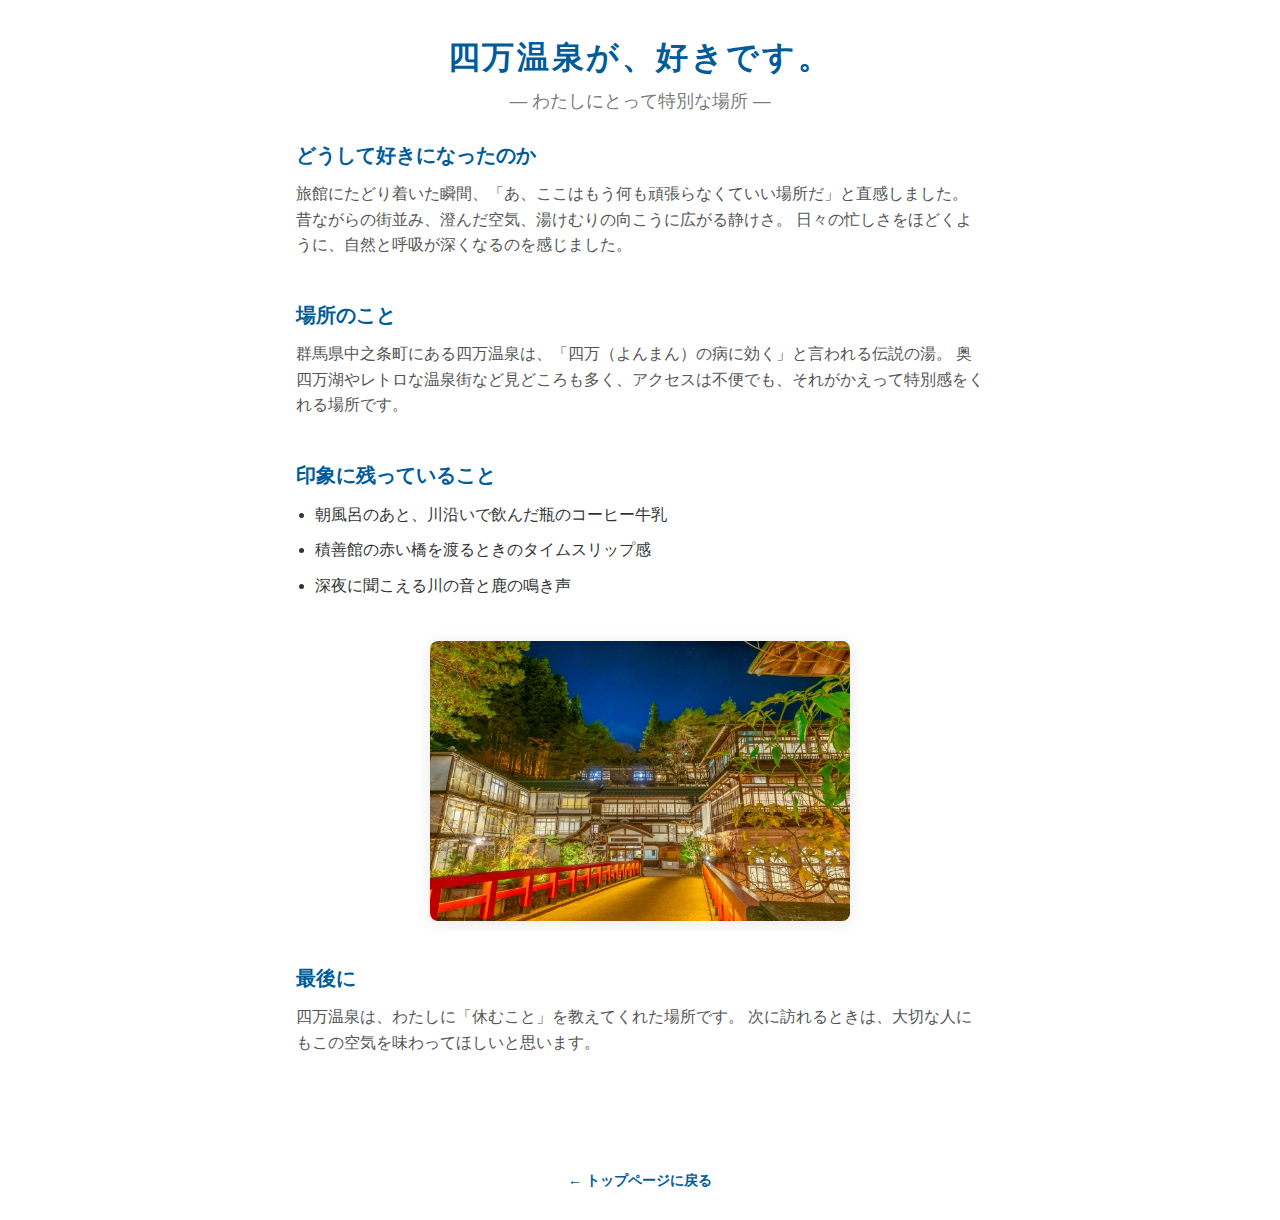
<file: shima.html>
<!DOCTYPE html>
<html lang="ja">
    <head>
        <meta charset="UTF-8">
        <title>四万温泉が好きな理由</title>
        <link rel="stylesheet" href="css/onsen.css">
    </head>
    <body>

        <header class="page-header">
            <h1 class="title">四万温泉が、好きです。</h1>
            <p class="subtitle">― わたしにとって特別な場所 ―</p>
        </header>

        <main class="content">
        <section class="reason">
            <h2 class="section-title">どうして好きになったのか</h2>
            <p class="text">
            旅館にたどり着いた瞬間、「あ、ここはもう何も頑張らなくていい場所だ」と直感しました。  
            昔ながらの街並み、澄んだ空気、湯けむりの向こうに広がる静けさ。  
            日々の忙しさをほどくように、自然と呼吸が深くなるのを感じました。
            </p>
        </section>

        <section class="info">
        <h2 class="section-title">場所のこと</h2>
        <p class="text">
            群馬県中之条町にある四万温泉は、「四万（よんまん）の病に効く」と言われる伝説の湯。  
            奥四万湖やレトロな温泉街など見どころも多く、アクセスは不便でも、それがかえって特別感をくれる場所です。
        </p>
        </section>

        <section class="impressions">
        <h2 class="section-title">印象に残っていること</h2>
        <ul class="highlight-list">
            <li>朝風呂のあと、川沿いで飲んだ瓶のコーヒー牛乳</li>
            <li>積善館の赤い橋を渡るときのタイムスリップ感</li>
            <li>深夜に聞こえる川の音と鹿の鳴き声</li>
        </ul>
        </section>

        <section class="image-section">
        <img src="images/sekizenkan2.jpg" alt="四万温泉のイメージ" class="onsen-image">
        </section>

        <section class="closing-message">
        <h2 class="section-title">最後に</h2>
        <p class="text">
            四万温泉は、わたしに「休むこと」を教えてくれた場所です。  
            次に訪れるときは、大切な人にもこの空気を味わってほしいと思います。
        </p>
        </section>
    </main>

    <footer class="page-footer">
        <a href="index.html" class="back-link">← トップページに戻る</a>
    </footer>
    <script src="js/onsen.js"></script>

</body>
</html>
</file>
<file: css/onsen.css>
:root {
  --primary: #005B99;
  --text: #222;
  --white: #fff;
  --transition: 0.4s ease;
}

* { box-sizing: border-box; }
html { scroll-behavior: smooth; }
body {
  margin: 0;
  font-family: 'Helvetica Neue', sans-serif;
  color: var(--text);
  background: var(--white);
  line-height: 1.6;
}

/* ── ヘッダー ── */
.page-header {
  width: 100%;
  position: absolute;
  top: 0; left: 0;
  z-index: 100;
  background: transparent;
  padding: 32px 0 16px;
  text-align: center;
  transition: all var(--transition);
}
body.scrolled .page-header {
  position: fixed;
  background: rgba(255,255,255,0.95);
  box-shadow: 0 2px 6px rgba(0,0,0,0.08);
  padding: 20px 0 8px;
}
.title {
  margin: 0;
  color: var(--primary);
  font-size: 2rem;
  letter-spacing: 0.08em;
}
.subtitle {
  margin: 4px 0 0;
  font-size: 1.1rem;
  color: #444b;
}

/* ── メインコンテンツ ── */
main.content {
  max-width: 720px;
  margin: 0 auto;
  padding: 140px 16px 40px;
}
section {
  margin-bottom: 42px;
}
.section-title {
  font-size: 1.22rem;
  color: var(--primary);
  margin: 0 0 10px;
}
.text {
  font-size: 1rem;
  color: #555;
  margin: 0;
}
.highlight-list {
  margin: 0 0 0 1.2em;
  padding: 0;
  color: #333;
}
.highlight-list li {
  margin-bottom: 0.5em;
  line-height: 1.7;
}
.image-section {
  text-align: center;
}
.onsen-image {
  width: 90%;
  max-width: 420px;
  border-radius: 8px;
  margin: 0 auto;
  box-shadow: 0 2px 16px 0 rgba(0,0,0,0.10);
  display: block;
}
.caption {
  font-size: 0.95em;
  color: #888;
  margin-top: 6px;
}

/* ── フッター ── */
.page-footer {
  text-align: center;
  padding: 32px 0 28px;
  background: #fff;
  color: #666;
  font-size: 0.9rem;
}
.back-link {
  text-decoration: none;
  color: var(--primary);
  font-weight: bold;
}

/* ── スクロールでヘッダー調整 ── */
body.scrolled .title {
  font-size: 1.3rem;
}

/* ── レスポンシブ ── */
@media (max-width: 600px) {
  .title { font-size: 1.3rem; }
  .section-title { font-size: 1rem; }
  .onsen-image { width: 100%; }
  main.content { padding: 108px 3vw 28px; }
}
</file>
